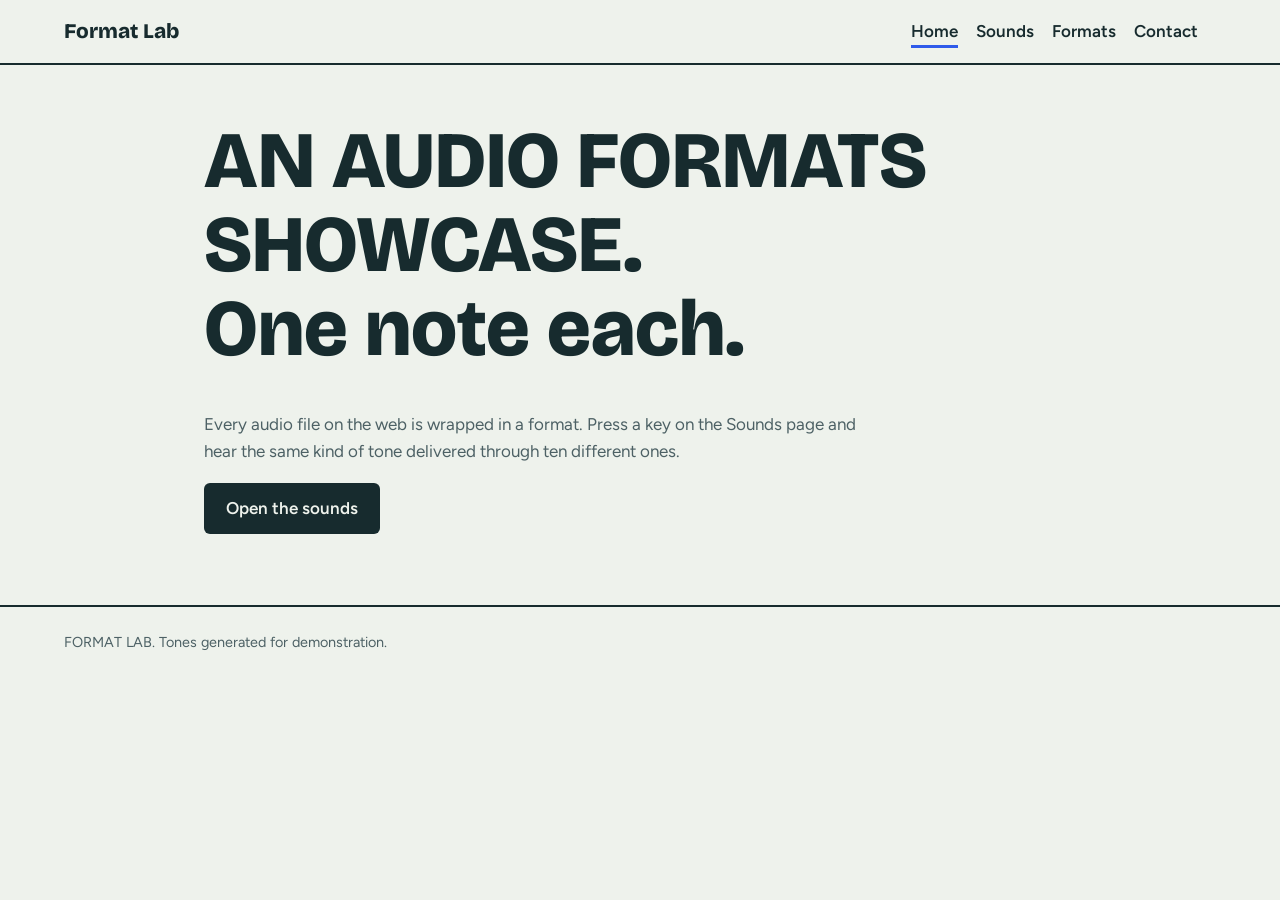
<file: index.html>
<!DOCTYPE html>
<html lang="en"><head><meta charset="utf-8"><title>Home | Format Lab</title>
<meta name="viewport" content="width=device-width, initial-scale=1">
<link rel="stylesheet" href="https://fonts.googleapis.com/css2?family=Bricolage+Grotesque:wght@500;800&family=Figtree:wght@400;600&display=swap">
<link rel="stylesheet" href="css/style.css"></head><body>
<header><div class="logo">Format Lab</div><nav><a href="index.html" aria-current="page">Home</a><a href="sounds.html">Sounds</a><a href="formats.html">Formats</a><a href="contact.html">Contact</a></nav></header>
<main>
<h1>AN AUDIO FORMATS SHOWCASE.<br>One note each.</h1>
<p>Every audio file on the web is wrapped in a format. Press a key on the Sounds page and hear the same kind of tone delivered through ten different ones.</p>
<p><a class="btn" href="sounds.html">Open the sounds</a></p>
</main>
<footer>FORMAT LAB. Tones generated for demonstration.</footer>

</body></html>
</file>
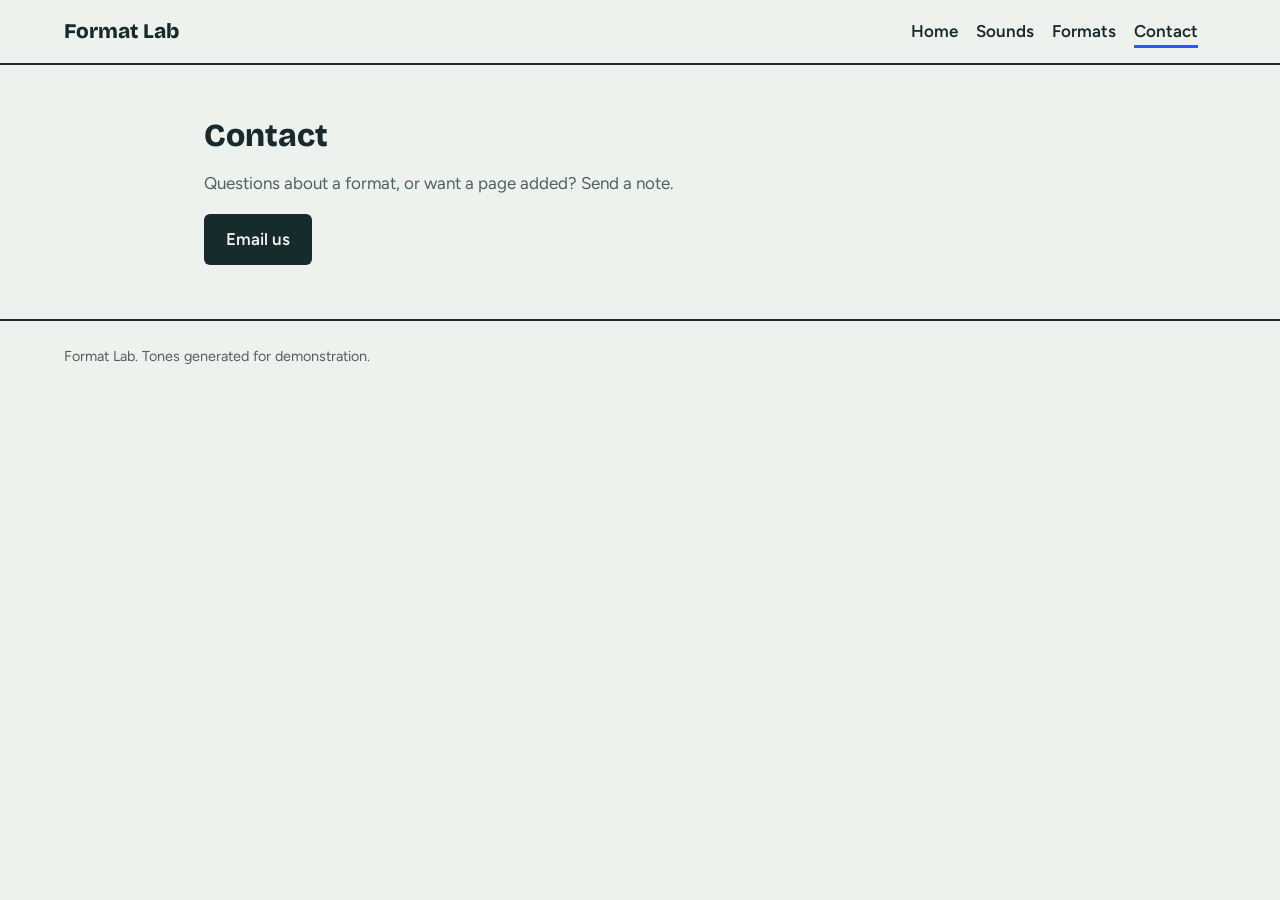
<file: contact.html>
<!DOCTYPE html>
<html lang="en"><head><meta charset="utf-8"><title>Contact | Format Lab</title>
<meta name="viewport" content="width=device-width, initial-scale=1">
<link rel="stylesheet" href="https://fonts.googleapis.com/css2?family=Bricolage+Grotesque:wght@500;800&family=Figtree:wght@400;600&display=swap">
<link rel="stylesheet" href="css/style.css"></head><body>
<header><div class="logo">Format Lab</div><nav><a href="index.html">Home</a><a href="sounds.html">Sounds</a><a href="formats.html">Formats</a><a href="contact.html" aria-current="page">Contact</a></nav></header>
<main>
<h2>Contact</h2>
<p>Questions about a format, or want a page added? Send a note.</p>
<a class="btn" href="mailto:hello@example.com">Email us</a>
</main>
<footer>Format Lab. Tones generated for demonstration.</footer>

</body></html>
</file>
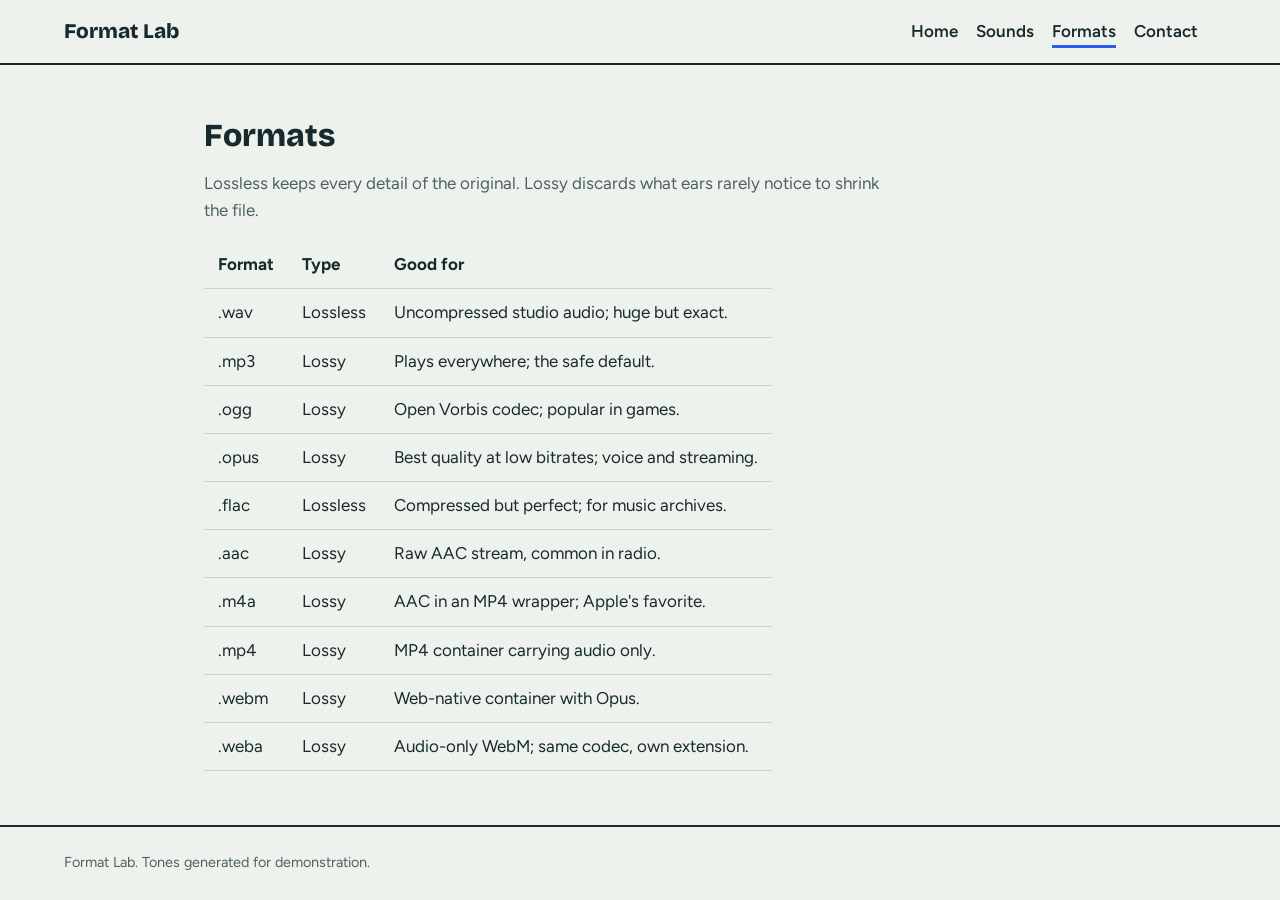
<file: formats.html>
<!DOCTYPE html>
<html lang="en"><head><meta charset="utf-8"><title>Formats | Format Lab</title>
<meta name="viewport" content="width=device-width, initial-scale=1">
<link rel="stylesheet" href="https://fonts.googleapis.com/css2?family=Bricolage+Grotesque:wght@500;800&family=Figtree:wght@400;600&display=swap">
<link rel="stylesheet" href="css/style.css"></head><body>
<header><div class="logo">Format Lab</div><nav><a href="index.html">Home</a><a href="sounds.html">Sounds</a><a href="formats.html" aria-current="page">Formats</a><a href="contact.html">Contact</a></nav></header>
<main>
<h2>Formats</h2>
<p>Lossless keeps every detail of the original. Lossy discards what ears rarely notice to shrink the file.</p>
<table><tr><th>Format</th><th>Type</th><th>Good for</th></tr><tr><td>.wav</td><td>Lossless</td><td>Uncompressed studio audio; huge but exact.</td></tr><tr><td>.mp3</td><td>Lossy</td><td>Plays everywhere; the safe default.</td></tr><tr><td>.ogg</td><td>Lossy</td><td>Open Vorbis codec; popular in games.</td></tr><tr><td>.opus</td><td>Lossy</td><td>Best quality at low bitrates; voice and streaming.</td></tr><tr><td>.flac</td><td>Lossless</td><td>Compressed but perfect; for music archives.</td></tr><tr><td>.aac</td><td>Lossy</td><td>Raw AAC stream, common in radio.</td></tr><tr><td>.m4a</td><td>Lossy</td><td>AAC in an MP4 wrapper; Apple's favorite.</td></tr><tr><td>.mp4</td><td>Lossy</td><td>MP4 container carrying audio only.</td></tr><tr><td>.webm</td><td>Lossy</td><td>Web-native container with Opus.</td></tr><tr><td>.weba</td><td>Lossy</td><td>Audio-only WebM; same codec, own extension.</td></tr></table>
</main>
<footer>Format Lab. Tones generated for demonstration.</footer>

</body></html>
</file>
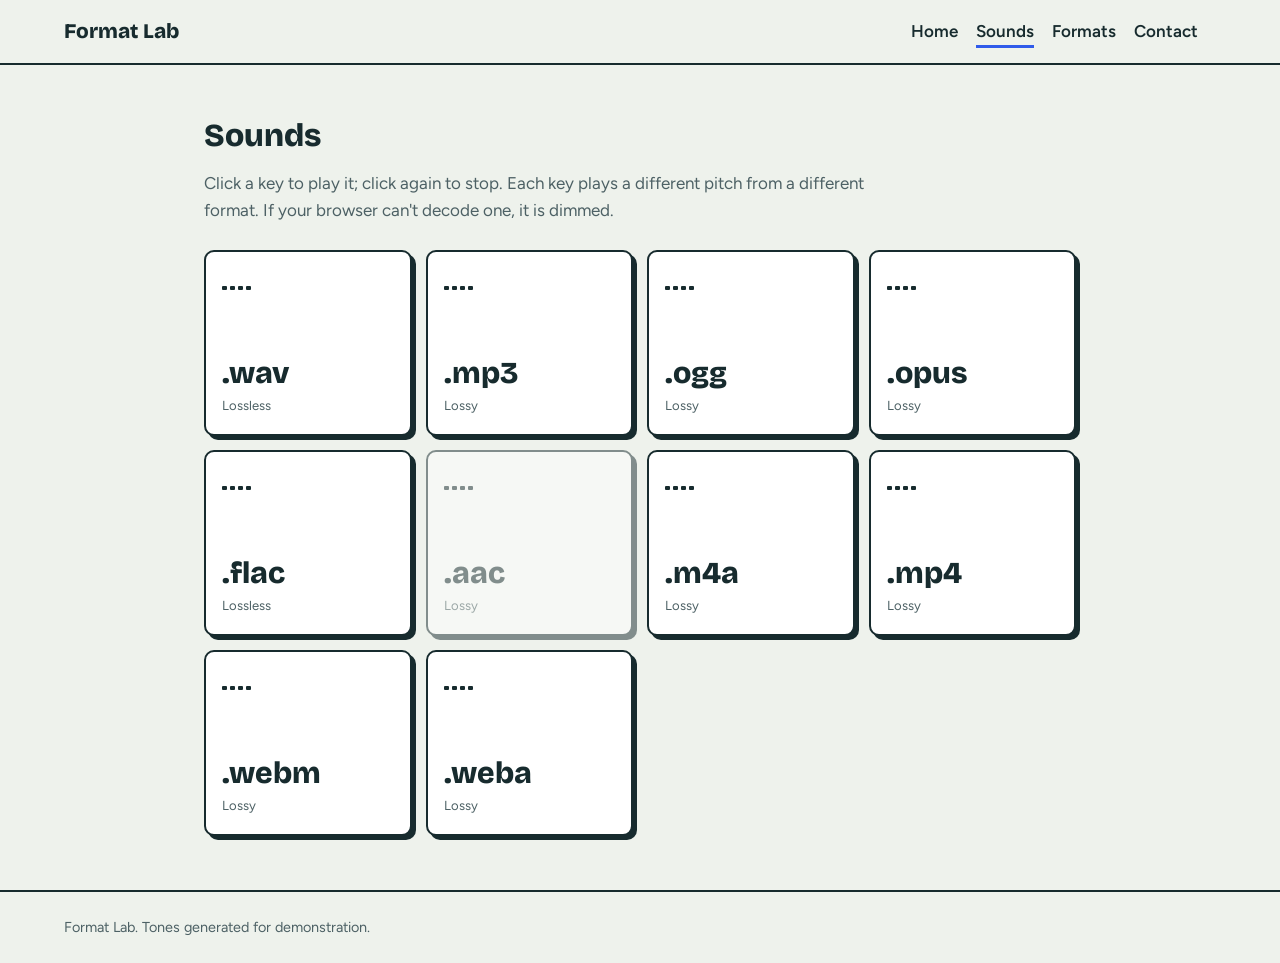
<file: sounds.html>
<!DOCTYPE html>
<html lang="en"><head><meta charset="utf-8"><title>Sounds | Format Lab</title>
<meta name="viewport" content="width=device-width, initial-scale=1">
<link rel="stylesheet" href="https://fonts.googleapis.com/css2?family=Bricolage+Grotesque:wght@500;800&family=Figtree:wght@400;600&display=swap">
<link rel="stylesheet" href="css/style.css"></head><body>
<header><div class="logo">Format Lab</div><nav><a href="index.html">Home</a><a href="sounds.html" aria-current="page">Sounds</a><a href="formats.html">Formats</a><a href="contact.html">Contact</a></nav></header>
<main>
<h2>Sounds</h2>
<p>Click a key to play it; click again to stop. Each key plays a different pitch from a different format. If your browser can't decode one, it is dimmed.</p>
<div class="pads" id="pads"></div>
</main>
<footer>Format Lab. Tones generated for demonstration.</footer>
<script src="js/sounds.js"></script>
</body></html>
</file>
<file: css/style.css>
:root{box-sizing:border-box;padding-top:env(safe-area-inset-top,0px);padding-bottom:env(safe-area-inset-bottom,0px);--bg:#eef2ec;--ink:#172b2e;--mut:#4d6165;--card:#fff;--blue:#2f5bea;--tape:#f2c94c;--line:#c9d4ce}
@media(prefers-color-scheme:dark){:root:not([data-theme="light"]){--bg:#13211f;--ink:#e8f0ea;--mut:#9fb3b0;--card:#1b2e2b;--blue:#8aa6ff;--line:#2f4743}}
:root[data-theme="dark"]{--bg:#13211f;--ink:#e8f0ea;--mut:#9fb3b0;--card:#1b2e2b;--blue:#8aa6ff;--line:#2f4743}
*{box-sizing:border-box}html{scroll-padding-top:env(safe-area-inset-top,0px)}
body{margin:0;background:var(--bg);color:var(--ink);font:17px/1.6 Figtree,system-ui,sans-serif}
h1,h2,h3{font-family:"Bricolage Grotesque",Georgia,sans-serif;line-height:1.05;margin:0 0 .5em}
h1{font-size:clamp(2.6rem,8vw,5rem);font-weight:800}h2{font-size:2rem;font-weight:800}
header{display:flex;flex-wrap:wrap;gap:12px 28px;align-items:center;justify-content:space-between;padding:18px 5vw;border-bottom:2px solid var(--ink)}
.logo{font:800 1.3rem "Bricolage Grotesque",sans-serif}
nav a{color:var(--ink);text-decoration:none;font-weight:600;margin-right:18px;padding:4px 0;border-bottom:3px solid transparent}
nav a[aria-current=page]{border-color:var(--blue)}nav a:focus-visible,button:focus-visible,a:focus-visible{outline:3px solid var(--blue);outline-offset:3px}
main{max-width:1000px;margin:0 auto;padding:6vh 5vw}

p{max-width:62ch;color:var(--mut)}
.btn{display:inline-block;background:var(--ink);color:var(--bg);padding:12px 22px;border-radius:6px;font-weight:600;text-decoration:none}
.pads{display:grid;grid-template-columns:repeat(auto-fill,minmax(170px,1fr));gap:14px;margin-top:26px}
.pad{all:unset;cursor:pointer;background:var(--card);border:2px solid var(--ink);border-radius:10px;padding:16px;min-height:150px;display:flex;flex-direction:column;justify-content:space-between;box-shadow:4px 4px 0 var(--ink)}
.pad:focus-visible{outline:3px solid var(--blue);outline-offset:3px}
.pad b{font:800 1.9rem "Bricolage Grotesque",sans-serif}.pad small{color:var(--mut);font-size:.82rem}
.pad[aria-pressed=true]{background:var(--tape);color:#172b2e;box-shadow:1px 1px 0 var(--ink);transform:translate(3px,3px)}
.pad[aria-pressed=true] small{color:#172b2e}
.eq{display:flex;gap:3px;align-items:flex-end;height:22px}.eq i{width:5px;background:currentColor;height:4px;border-radius:1px}
.pad[aria-pressed=true] .eq i{animation:bar .5s ease-in-out infinite alternate}
.eq i:nth-child(2){animation-delay:.12s!important}.eq i:nth-child(3){animation-delay:.24s!important}.eq i:nth-child(4){animation-delay:.06s!important}
@keyframes bar{to{height:22px}}
@media(prefers-reduced-motion:reduce){.pad[aria-pressed=true] .eq i{animation:none;height:14px}}

table{border-collapse:collapse;width:100%;display:block;overflow-x:auto}td,th{padding:10px 14px;border-bottom:1px solid var(--line);text-align:left}
.unsup{opacity:.5}footer{padding:24px 5vw;border-top:2px solid var(--ink);color:var(--mut);font-size:.9rem}
</file>
